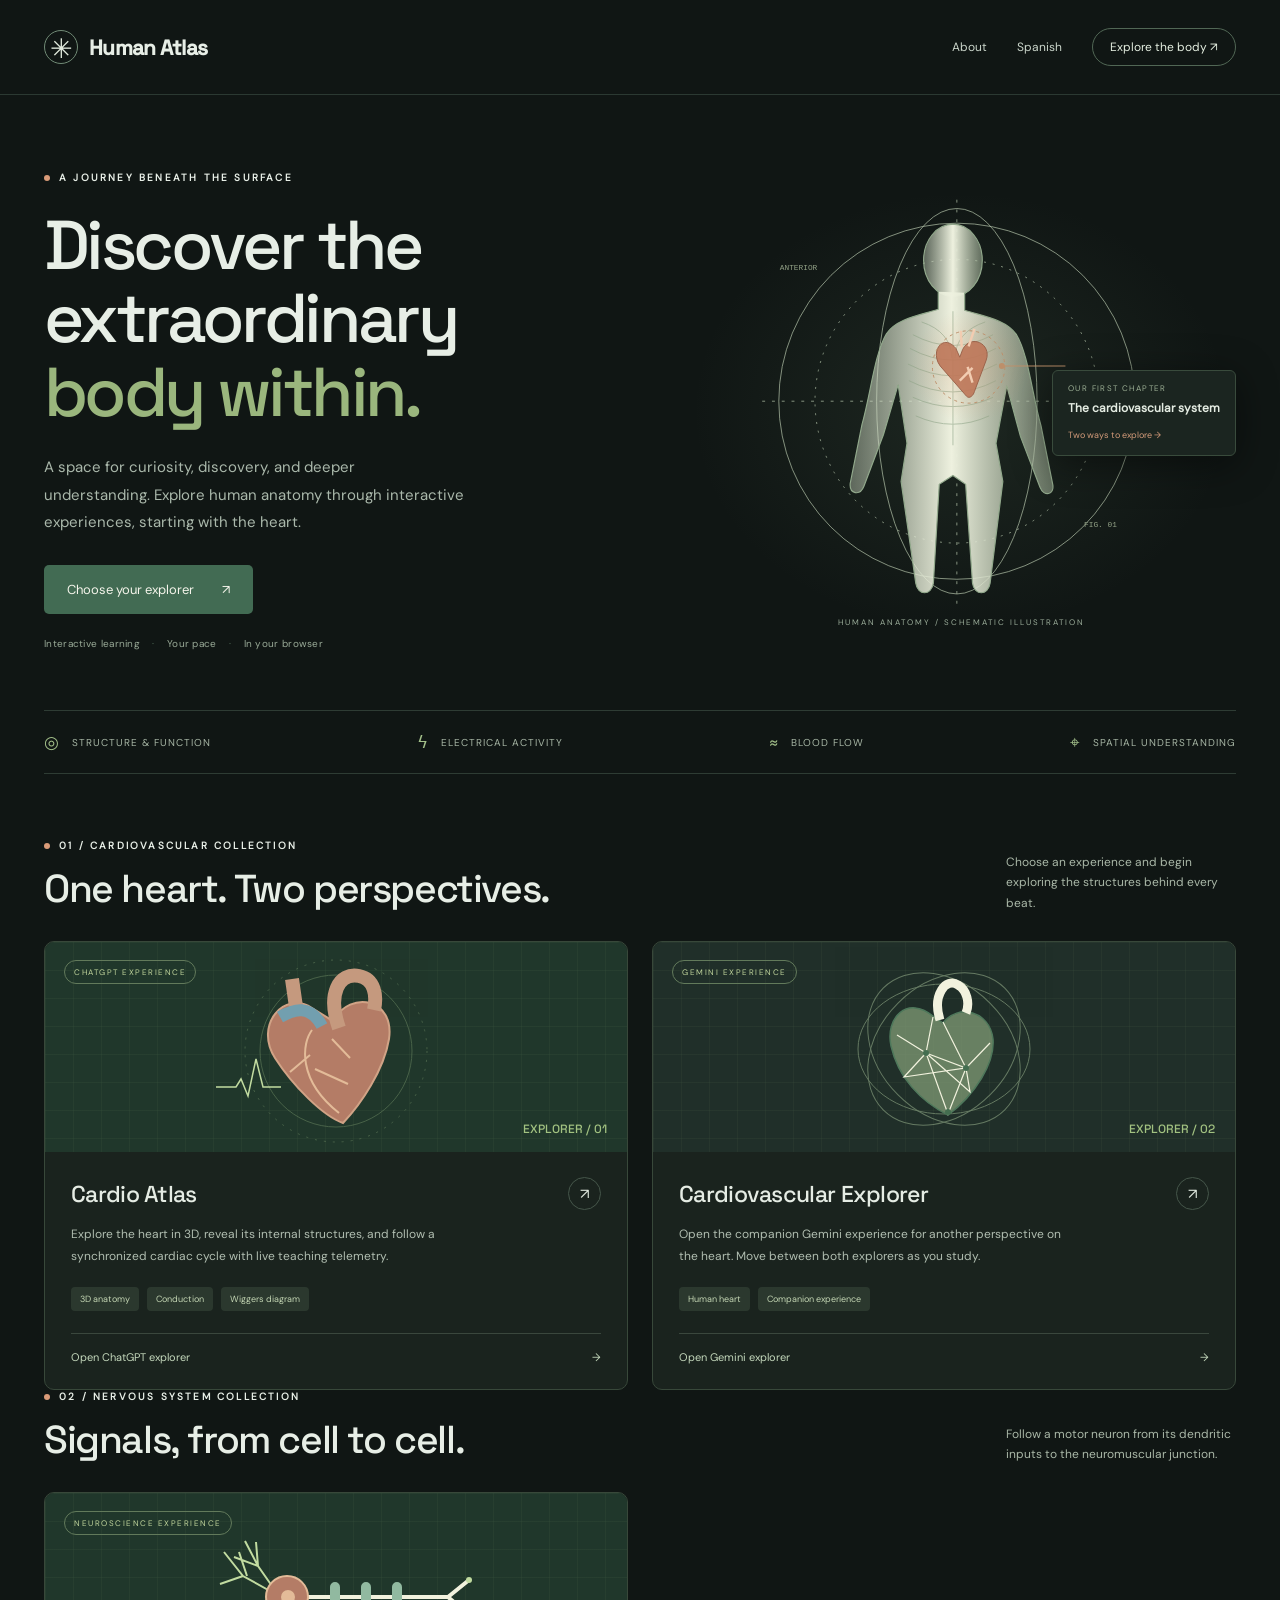
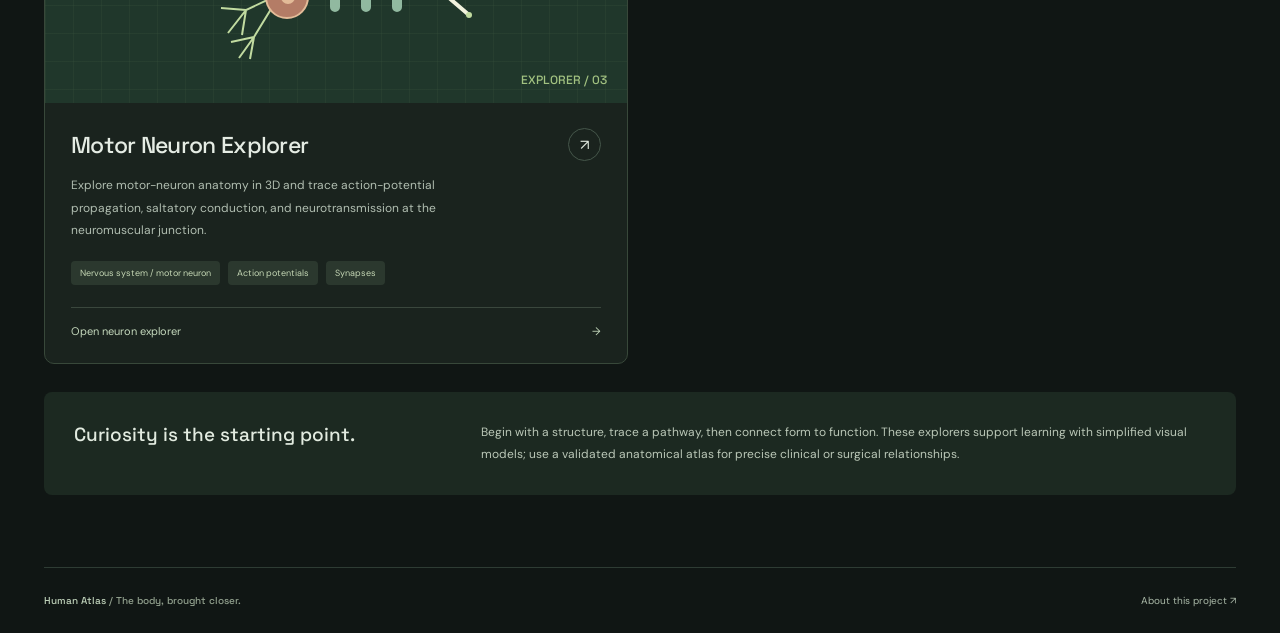
<file: index.html>
<!doctype html>
<html lang="en"><head><meta charset="utf-8"><meta name="viewport" content="width=device-width,initial-scale=1"><meta name="theme-color" content="#101614"><meta name="description" content="Human Atlas: a welcoming space to explore the human body, starting with two interactive cardiovascular experiences."><title>Human Atlas · Discover the body within</title><script defer src="./translations_es.js"></script>
<style>
@font-face{font-family:DM;src:url('./vendor/font-0.ttf')}@font-face{font-family:Space;src:url('./vendor/font-5.ttf')}*{box-sizing:border-box}html{scroll-behavior:smooth}body{margin:0;background:#f4f4eb;color:#183b34;font:15px DM,Arial,sans-serif}a{color:inherit}a:focus-visible{outline:3px solid #d56540;outline-offset:6px}header{max-width:1280px;margin:auto;padding:28px 44px;display:flex;align-items:center;justify-content:space-between;border-bottom:1px solid #d6dfd1}.brand{display:flex;gap:11px;align-items:center;text-decoration:none;font:600 21px Space,Arial;letter-spacing:-.7px}.brand-symbol{width:34px;height:34px;border:1px solid #638776;border-radius:50%;display:grid;place-items:center;font-size:27px;font-weight:400}nav{display:flex;align-items:center;gap:30px;font-size:12px}nav a{text-decoration:none}.nav-explore{border:1px solid #afbfad;border-radius:30px;padding:10px 17px}.hero{max-width:1280px;padding:76px 44px 60px;margin:auto;display:grid;grid-template-columns:1.1fr 1fr;gap:38px;align-items:center}.eyebrow{text-transform:uppercase;font-size:10px;letter-spacing:2.2px;font-weight:600;display:flex;align-items:center;gap:9px}.eyebrow:before{content:'';width:6px;height:6px;border-radius:50%;background:#cf704c}.hero h1{font:500 clamp(46px,5.4vw,73px)/1.06 Space,Arial;letter-spacing:-3.6px;margin:25px 0}.hero h1 em{font-style:normal;color:#658672}.hero p{font-size:15px;line-height:1.85;color:#62776a;max-width:420px;margin-bottom:28px}.cta{display:inline-flex;align-items:center;gap:28px;background:#244e40;color:#f5f5df;padding:16px 23px;border-radius:5px;text-decoration:none;font-size:13px;transition:background .2s,transform .2s}.cta:hover{background:#376850;transform:translateY(-2px)}.micro{margin-top:23px;font-size:10px;color:#7b8c7a;letter-spacing:.3px}.micro span{margin:0 9px;color:#b4c0a8}.hero-visual{position:relative;min-height:430px;display:grid;place-items:center;border-radius:50%;background:radial-gradient(ellipse,#d9e4d07a,transparent 69%)}.hero-visual svg{width:100%;height:450px;overflow:visible}.visual-tag{position:absolute;right:0;top:41%;padding:12px 15px;background:#fbfcf4;border:1px solid #d0dcc5;box-shadow:0 8px 40px #21463108;border-radius:6px;min-width:162px}.visual-tag small{font-size:8px;letter-spacing:1.4px;color:#8c9b82;display:block}.visual-tag b{font-size:12px;display:block;margin:7px 0}.visual-tag span{font-size:9px;color:#be714f}.figure-caption{position:absolute;bottom:9px;font-size:8px;letter-spacing:2px;color:#96a58a}.ticker{max-width:1192px;margin:0 auto;border-top:1px solid #d6dfd1;border-bottom:1px solid #d6dfd1;padding:20px 0;display:flex;justify-content:space-between;font-size:10px;letter-spacing:1px;color:#6c826e}.ticker span{display:flex;gap:12px;align-items:center}.ticker b{font-size:17px;font-weight:400;color:#7e9777}.explorers{max-width:1280px;margin:auto;padding:65px 44px 72px;scroll-margin-top:25px}.section-top{display:flex;justify-content:space-between;align-items:end;gap:25px;margin-bottom:28px}.section-top h2{font:500 clamp(27px,3.2vw,39px) Space,Arial;letter-spacing:-1.4px;margin:12px 0 0}.section-top p{font-size:12px;line-height:1.7;color:#7d8c76;max-width:230px;margin:0}.cards{display:grid;grid-template-columns:1fr 1fr;gap:24px}.card{display:flex;flex-direction:column;text-decoration:none;border:1px solid #d1dbca;border-radius:10px;overflow:hidden;background:#fbfcf5;transition:transform .2s,box-shadow .2s}.card:hover{transform:translateY(-5px);box-shadow:0 14px 35px #24472e0d}.card-art{height:210px;position:relative;overflow:hidden;background:#1d3d33;display:flex;align-items:center;justify-content:center}.card:nth-child(2) .card-art{background:#e4e8da}.card-art:before{content:'';position:absolute;inset:0;background-image:linear-gradient(#b9d7940b 1px,transparent 1px),linear-gradient(90deg,#b9d7940b 1px,transparent 1px);background-size:28px 28px}.card-art svg{width:300px;height:200px;position:relative}.card-badge{position:absolute;top:18px;left:19px;border:1px solid #9eb58b44;color:#b2c9a0;font-size:8px;letter-spacing:1.5px;padding:6px 9px;border-radius:20px}.card:nth-child(2) .card-badge{color:#708365;border-color:#a3b195}.art-index{position:absolute;right:20px;bottom:15px;font:12px Space;color:#8caa78}.card-content{padding:25px 26px;flex:1;display:flex;flex-direction:column}.card-title{display:flex;justify-content:space-between;gap:10px;align-items:center}.card-title h3{font:500 23px Space;letter-spacing:-.7px;margin:0}.arrow{border:1px solid #d4ddcb;border-radius:50%;width:33px;height:33px;display:grid;place-items:center}.card p{color:#76876b;font-size:12px;line-height:1.85;margin:13px 0 20px;max-width:400px}.tags{display:flex;gap:8px;flex-wrap:wrap;margin-top:auto}.tags span{font-size:9px;color:#698362;background:#edf1e5;border-radius:4px;padding:6px 9px}.card-link{margin-top:22px;border-top:1px solid #e0e6d8;padding-top:16px;display:flex;justify-content:space-between;font-size:11px;color:#3b6049}.study-note{display:grid;grid-template-columns:1fr 2fr;gap:45px;background:#e8ede0;border-radius:8px;padding:30px;margin-top:28px}.study-note h3{font:500 19px Space;margin:0}.study-note p{font-size:12px;line-height:1.8;margin:0;color:#76896a}footer{max-width:1192px;margin:auto;padding:26px 0;border-top:1px solid #d6dfd1;display:flex;justify-content:space-between;gap:20px;font-size:10px;color:#819275}footer a{text-decoration:none}.footer-title{font-family:Space;color:#4b6f55} @media(max-width:850px){header{padding:23px}.hero{padding:45px 24px;gap:5px}.hero h1{font-size:49px;letter-spacing:-2.5px}.hero-visual svg{height:350px}.hero-visual{min-height:360px}.visual-tag{right:-5px;min-width:133px;padding:10px}.hero p{font-size:13px}.explorers{padding:45px 24px}.ticker,footer{margin-left:24px;margin-right:24px}.ticker{font-size:8px}.card-content{padding:20px}.card-title h3{font-size:20px}}@media(max-width:600px){nav{gap:15px;font-size:11px}.brand{font-size:18px}.brand-symbol{width:29px;height:29px}.hero{grid-template-columns:1fr;padding-top:40px}.hero h1{font-size:53px;max-width:400px}.hero p{font-size:14px}.hero-visual{min-height:330px}.hero-visual svg{height:350px;max-width:380px}.visual-tag{right:3%;top:43%}.figure-caption{bottom:3px}.ticker{display:grid;grid-template-columns:1fr 1fr;gap:20px;font-size:9px}.section-top{display:block}.section-top p{margin-top:15px;max-width:100%}.cards{grid-template-columns:1fr}.study-note{grid-template-columns:1fr;gap:13px;padding:24px}footer{line-height:1.6}.nav-explore{padding:8px 12px}.card-art{height:190px}}@media(prefers-reduced-motion:reduce){html{scroll-behavior:auto}.card,.cta{transition:none}.card:hover,.cta:hover{transform:none}}
</style>
<style>
:root{color-scheme:dark}
body{background:#101614;color:#e7eee6}
header{border-bottom-color:#2b3932}
.brand-symbol{border-color:#718b76;color:#e0e9dc}
nav a{color:#cbd6cb}
.nav-explore{border-color:#516755;color:#e4eee0}
.hero h1 em{color:#9ab67d}
.hero p{color:#aab8ab}
.section-top p{color:#a9b7a7}
.cta{background:#426b53;color:#f5f5eb}
.cta:hover{background:#527c62}
.micro{color:#98a996}
.micro span{color:#536e59}
.hero-visual{background:radial-gradient(ellipse,#6a886a26,transparent 69%)}
.visual-tag{background:#1b2520;border-color:#394b3c;box-shadow:0 8px 40px #0007;color:#e4ece2}
.visual-tag small{color:#9caf94}
.visual-tag span{color:#d29a79}
.figure-caption{color:#9bad9a}
.eyebrow:before{background:#d99b78}
.ticker{border-color:#2e3c34;color:#a6b5a4}
.ticker b{color:#a4c18b}
.card{background:#1a231e;border-color:#38483a}
.card:nth-child(2){background:#1a231e}
.card-art{background:#20372b}
.card:nth-child(2) .card-art{background:#202f29}
.card-badge{border-color:#627a5b;color:#c0d59c}
.card:nth-child(2) .card-badge{color:#c0d59c;border-color:#627a5b}
.art-index{color:#a2c281}
.card-title h3{color:#e5ece4}
.arrow{border-color:#45564a;color:#dfe8de}
.card p{color:#b0bdb0}
.tags span{color:#c3d5b3;background:#2b382e}
.card-link{border-color:#3a473d;color:#c4d8bc}
.study-note{background:#1c2921;color:#e2ebe0}
.study-note p{color:#bac7b7}
footer{border-color:#2e3c34;color:#a9b8a7}
.footer-title{color:#c0d3bb}
.footer-title span{color:#92a18e!important}
</style>
</head><body>
<header><a class="brand" href="./index.html" aria-label="Human Atlas home"><span class="brand-symbol" aria-hidden="true">✳</span>Human Atlas</a><nav aria-label="Main navigation"><a href="./about.html">About</a><a id="language-toggle" href="./index_es.html" lang="es">Spanish</a><a class="nav-explore" href="#explorers">Explore the body ↗</a></nav></header>
<main><section class="hero"><div><div class="eyebrow">A journey beneath the surface</div><h1>Discover the<br>extraordinary<br><em>body within.</em></h1><p>A space for curiosity, discovery, and deeper understanding. Explore human anatomy through interactive experiences, starting with the heart.</p><a class="cta" href="#explorers">Choose your explorer <span aria-hidden="true">↗</span></a><div class="micro">Interactive learning <span>·</span> Your pace <span>·</span> In your browser</div></div>
<div class="hero-visual"><svg viewBox="0 0 440 460" role="img" aria-label="Stylized human silhouette with the heart region highlighted; decorative anatomical illustration"><defs><linearGradient id="body" x1="0" x2="1"><stop stop-color="#c8d5bd" stop-opacity=".4"/><stop offset=".5" stop-color="#eef1df"/><stop offset="1" stop-color="#aebfa3" stop-opacity=".5"/></linearGradient><radialGradient id="glow"><stop stop-color="#d99c73" stop-opacity=".28"/><stop offset="1" stop-color="#d99c73" stop-opacity="0"/></radialGradient></defs><g fill="none" stroke="#b8c8ae" stroke-width=".7"><circle cx="216" cy="220" r="182"/><circle cx="216" cy="220" r="145" stroke-dasharray="2 7"/><ellipse cx="216" cy="220" rx="82" ry="197"/><path d="M17 220h398M216 14v419" stroke-dasharray="3 7"/></g><g fill="url(#body)" stroke="#92a98c" stroke-width="1.2"><ellipse cx="212" cy="76" rx="30" ry="37"/><path d="M197 108v18c-18 6-42 9-53 25-12 20-16 61-25 93l-12 60c-1 11 10 13 14 3l20-53 15-51 9 60-6 39 15 104c2 13 16 13 18 0l6-101 14-9 13 9 7 101c2 13 16 13 18 0l13-104-7-39 11-59 14 52 20 52c4 10 15 8 13-3l-12-60c-9-32-13-73-25-93-11-16-35-19-53-25v-18"/></g><g fill="none" stroke="#8fa488" stroke-width="1" opacity=".6"><path d="M212 128v137M171 152q41 22 82 0M168 166q44 24 88 0M166 182q46 24 91 0M167 199q45 23 89 0M171 216q41 19 82 0M174 235q38 17 75 0"/><path d="M180 139q30 10 31 37M245 139q-30 10-31 37"/></g><circle cx="229" cy="184" r="59" fill="url(#glow)"/><path d="M215 166c-13-16-27 3-16 18l27 31c3 3 7-1 8-5l12-32c6-17-16-27-24-11l-3 8z" fill="#be7759" fill-opacity=".9" stroke="#9b634b"/><path d="M221 165l-1-17m8 16 6-18m-2 40-13 13m8-14 5 16" stroke="#f2ccb1" fill="none" stroke-width="2.5"/><circle cx="228" cy="185" r="37" fill="none" stroke="#bd8f6a" stroke-dasharray="3 4"/><path d="M262 184h65" stroke="#bd8f6a"/><circle cx="262" cy="184" r="3" fill="#bd8f6a"/><g fill="#92a186" font-size="8" font-family="monospace"><text x="35" y="86">ANTERIOR</text><text x="346" y="349">FIG. 01</text></g></svg><div class="visual-tag"><small>OUR FIRST CHAPTER</small><b>The cardiovascular system</b><span>Two ways to explore →</span></div><div class="figure-caption">HUMAN ANATOMY / SCHEMATIC ILLUSTRATION</div></div></section>
<div class="ticker" aria-label="Learning themes"><span><b>◎</b> STRUCTURE & FUNCTION</span><span><b>ϟ</b> ELECTRICAL ACTIVITY</span><span><b>≈</b> BLOOD FLOW</span><span><b>⌖</b> SPATIAL UNDERSTANDING</span></div>
<section class="explorers" id="explorers"><div class="section-top"><div><div class="eyebrow">01 / Cardiovascular collection</div><h2>One heart. Two perspectives.</h2></div><p>Choose an experience and begin exploring the structures behind every beat.</p></div><div class="cards">
<a class="card" href="./Chatgpt3b.html"><div class="card-art"><span class="card-badge">CHATGPT EXPERIENCE</span><svg viewBox="0 0 300 200" aria-hidden="true"><g fill="none" stroke="#708d65" opacity=".5"><circle cx="150" cy="104" r="76"/><circle cx="150" cy="104" r="91" stroke-dasharray="2 7"/></g><path d="M126 61c-28-18-58 17-37 50 18 28 48 58 68 65 18-19 41-53 46-84 6-40-38-50-56-18z" fill="#b47c66" stroke="#d1a386" stroke-width="2"/><path d="M153 81c-12-34 0-56 20-52 16 3 18 20 15 34M111 67l-5-35" stroke="#c5997e" stroke-width="14" fill="none"/><path d="M126 83c-10 13-15 50 27 83m-29-58-20 17m25-3 33 15m-16-45 18 19" stroke="#e3bb98" stroke-width="2" fill="none"/><path d="M136 79c-12-22-28-17-42-9" stroke="#729faf" stroke-width="12" fill="none"/><path d="M30 140h20l5-8 7 17 8-37 7 28h18" stroke="#c1dba0" fill="none" stroke-width="1.5"/></svg><span class="art-index">EXPLORER / 01</span></div><div class="card-content"><div class="card-title"><h3>Cardio Atlas</h3><span class="arrow" aria-hidden="true">↗</span></div><p>Explore the heart in 3D, reveal its internal structures, and follow a synchronized cardiac cycle with live teaching telemetry.</p><div class="tags"><span>3D anatomy</span><span>Conduction</span><span>Wiggers diagram</span></div><div class="card-link">Open ChatGPT explorer <span aria-hidden="true">→</span></div></div></a>
<a class="card" href="./gem_3d_cardio.html"><div class="card-art"><span class="card-badge">GEMINI EXPERIENCE</span><svg viewBox="0 0 300 200" aria-hidden="true"><g fill="none" stroke="#89a180" opacity=".65"><ellipse cx="150" cy="102" rx="86" ry="65"/><ellipse cx="150" cy="102" rx="65" ry="86" transform="rotate(45 150 102)"/><ellipse cx="150" cy="102" rx="65" ry="86" transform="rotate(-45 150 102)"/></g><path d="M139 69c-26-21-48 2-42 30 7 31 29 55 57 69 27-20 47-52 45-76-3-28-35-36-50-16z" fill="#809b76" fill-opacity=".75" stroke="#4e785b" stroke-width="1.5"/><g fill="none" stroke="#f2f2de" stroke-width="1.2"><path d="M139 70l-7 36 22 61 18-46-23-46m-46 13 29 18 40 15 24-25m-64 10-22 24 62-9 4 24-44-39"/><path d="M146 73c-8-25 6-43 18-35 9 5 12 18 8 28" stroke-width="9"/></g><g fill="#446e50"><circle cx="132" cy="106" r="3"/><circle cx="172" cy="121" r="3"/><circle cx="154" cy="165" r="3"/></g></svg><span class="art-index">EXPLORER / 02</span></div><div class="card-content"><div class="card-title"><h3>Cardiovascular Explorer</h3><span class="arrow" aria-hidden="true">↗</span></div><p>Open the companion Gemini experience for another perspective on the heart. Move between both explorers as you study.</p><div class="tags"><span>Human heart</span><span>Companion experience</span></div><div class="card-link">Open Gemini explorer <span aria-hidden="true">→</span></div></div></a>
</div><div class="section-top"><div><div class="eyebrow">02 / Nervous system collection</div><h2>Signals, from cell to cell.</h2></div><p>Follow a motor neuron from its dendritic inputs to the neuromuscular junction.</p></div><div class="cards"><a class="card" href="./gem_3d_neuron.html"><div class="card-art"><span class="card-badge">NEUROSCIENCE EXPERIENCE</span><svg viewBox="0 0 300 200" aria-hidden="true"><g fill="none" stroke="#c1dba0" stroke-width="2"><path d="M93 98 57 78 38 54m19 24-23 8m27-8-8-24m41 42L60 112 42 135m18-23-25-2m25 2-4 25m37-39L72 68 59 43m13 25-2-24m2 24-24-9m45 39L68 139 53 160m15-21-23 5m23-5-4 22"/><path d="M111 99h151m0 0 21-17m-21 17 21 18" stroke="#f2f2de" stroke-width="4"/><path d="M149 89v20m31-20v20m31-20v20" stroke="#91b9a0" stroke-width="10" stroke-linecap="round"/></g><circle cx="101" cy="99" r="21" fill="#b47c66" stroke="#e3bb98" stroke-width="2"/><circle cx="102" cy="99" r="7" fill="#e3bb98"/><g fill="#c1dba0"><circle cx="283" cy="82" r="3"/><circle cx="283" cy="117" r="3"/></g></svg><span class="art-index">EXPLORER / 03</span></div><div class="card-content"><div class="card-title"><h3>Motor Neuron Explorer</h3><span class="arrow" aria-hidden="true">↗</span></div><p>Explore motor-neuron anatomy in 3D and trace action-potential propagation, saltatory conduction, and neurotransmission at the neuromuscular junction.</p><div class="tags"><span>Nervous system / motor neuron</span><span>Action potentials</span><span>Synapses</span></div><div class="card-link">Open neuron explorer <span aria-hidden="true">→</span></div></div></a></div><div class="study-note"><h3>Curiosity is the starting point.</h3><p>Begin with a structure, trace a pathway, then connect form to function. These explorers support learning with simplified visual models; use a validated anatomical atlas for precise clinical or surgical relationships.</p></div></section></main><footer><span class="footer-title">Human Atlas <span style="color:#8e9d82">/ The body, brought closer.</span></span><a href="./about.html">About this project ↗</a></footer></body></html>
</file>
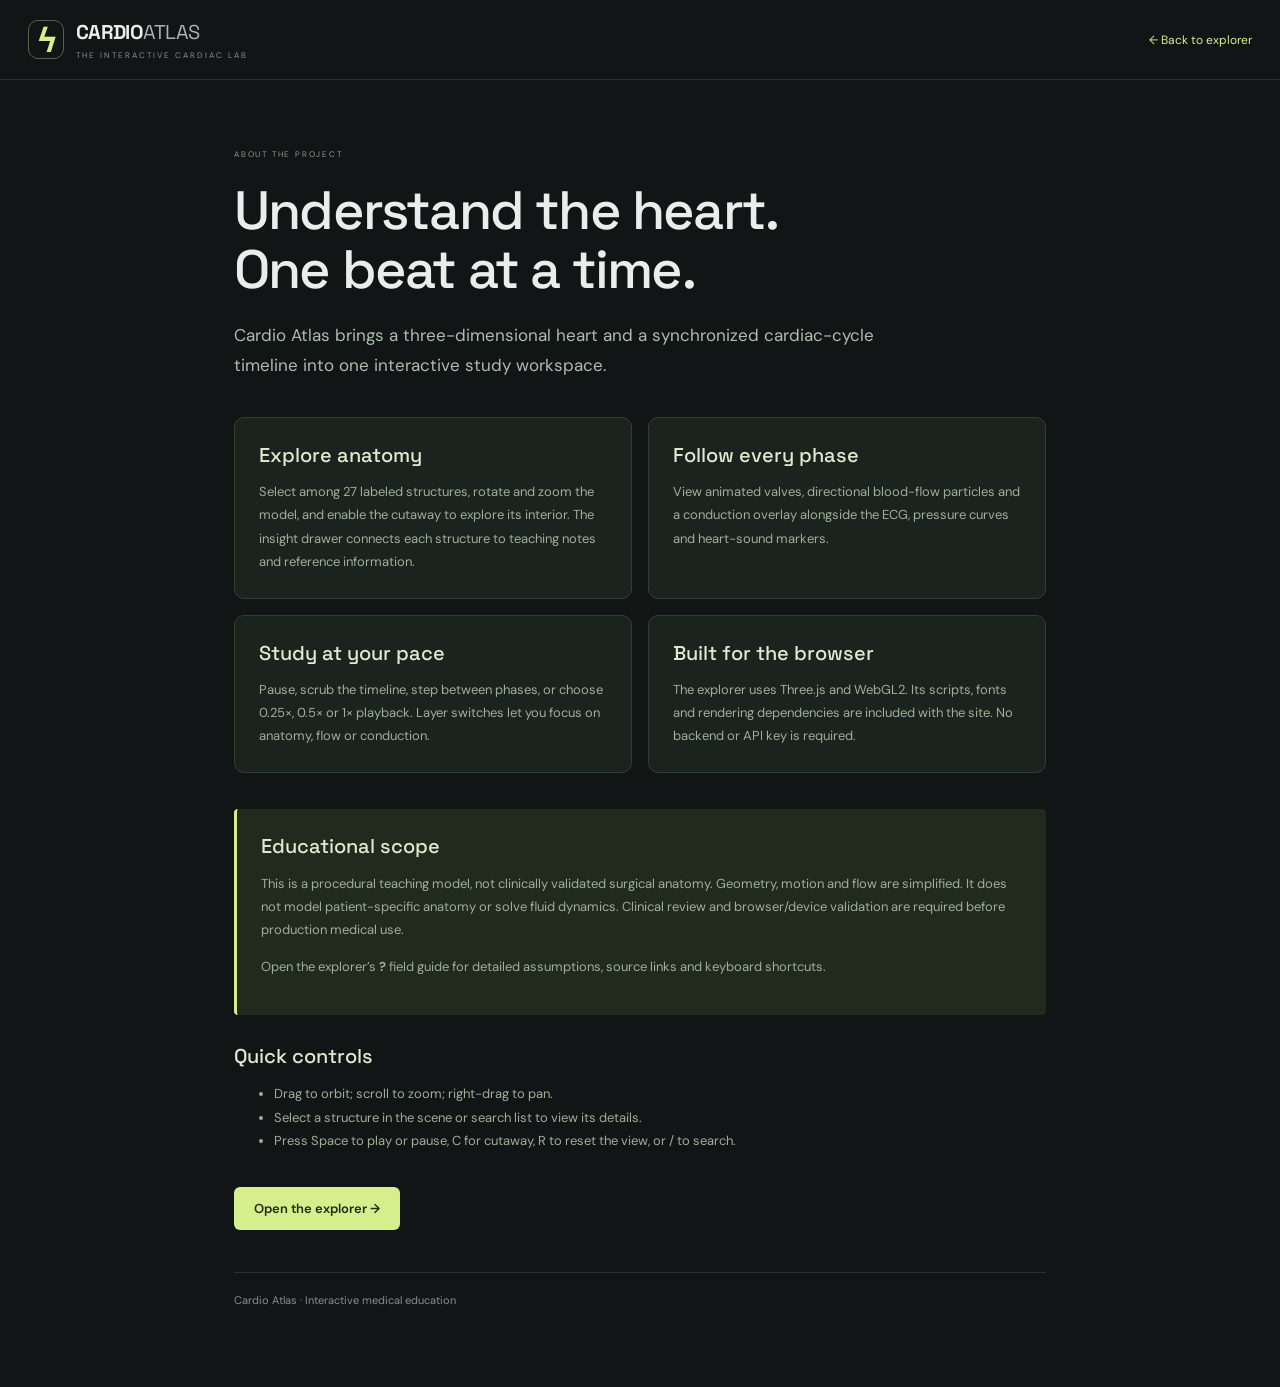
<file: about.html>
<!doctype html>
<html lang="en">
<head>
<meta charset="UTF-8">
<meta name="viewport" content="width=device-width,initial-scale=1">
<meta name="theme-color" content="#111516">
<meta name="description" content="About Cardio Atlas, its interactive study tools and educational model limitations.">
<title>About · Cardio Atlas</title>
<link rel="stylesheet" href="./style.css">
<style>
.about-main{max-width:860px;margin:0 auto;padding:64px 24px 80px}.about-main h1{font:500 clamp(32px,6vw,54px) 'Space Grotesk',Arial;line-height:1.1;letter-spacing:-1.8px;margin:20px 0}.about-main .lead{font-size:17px;line-height:1.8;color:#aebdaf;max-width:660px}.about-grid{display:grid;grid-template-columns:1fr 1fr;gap:16px;margin:36px 0}.about-card{padding:24px;border:1px solid #34402f;border-radius:10px;background:#1b231e}.about-main h2{font:500 20px 'Space Grotesk',Arial;margin:0 0 12px;color:#deebd0}.about-main p,.about-main li{line-height:1.8;color:#9eaf98}.about-card p{margin:0}.about-note{padding:24px;border-left:3px solid var(--accent);background:#212b1d;border-radius:4px;margin:28px 0}.back-link{display:inline-block;background:var(--accent);color:#202b17;padding:13px 20px;border-radius:6px;text-decoration:none;font-weight:600;margin-top:22px}.about-main a:not(.back-link){color:var(--accent)}.about-footer{border-top:1px solid var(--line);margin-top:42px;padding-top:20px;font-size:11px;color:var(--muted)}@media(max-width:600px){.about-grid{grid-template-columns:1fr}.about-main{padding-top:35px}.about-main h1{display:block}.app-header{height:auto;min-height:75px}.about-main .lead{font-size:15px}}
</style>
</head>
<body>
<header class="app-header"><a class="brand" href="./index.html"><span class="brand-mark" aria-hidden="true">ϟ</span><span>CARDIO<span class="brand-light">ATLAS</span><small>THE INTERACTIVE CARDIAC LAB</small></span></a><a href="./index.html" style="color:var(--accent);text-decoration:none;font-size:12px">← Back to explorer</a></header>
<main class="about-main">
<span class="eyebrow">ABOUT THE PROJECT</span>
<h1>Understand the heart.<br>One beat at a time.</h1>
<p class="lead">Cardio Atlas brings a three-dimensional heart and a synchronized cardiac-cycle timeline into one interactive study workspace.</p>
<div class="about-grid">
<section class="about-card"><h2>Explore anatomy</h2><p>Select among 27 labeled structures, rotate and zoom the model, and enable the cutaway to explore its interior. The insight drawer connects each structure to teaching notes and reference information.</p></section>
<section class="about-card"><h2>Follow every phase</h2><p>View animated valves, directional blood-flow particles and a conduction overlay alongside the ECG, pressure curves and heart-sound markers.</p></section>
<section class="about-card"><h2>Study at your pace</h2><p>Pause, scrub the timeline, step between phases, or choose 0.25×, 0.5× or 1× playback. Layer switches let you focus on anatomy, flow or conduction.</p></section>
<section class="about-card"><h2>Built for the browser</h2><p>The explorer uses Three.js and WebGL2. Its scripts, fonts and rendering dependencies are included with the site. No backend or API key is required.</p></section>
</div>
<section class="about-note"><h2>Educational scope</h2><p>This is a procedural teaching model, not clinically validated surgical anatomy. Geometry, motion and flow are simplified. It does not model patient-specific anatomy or solve fluid dynamics. Clinical review and browser/device validation are required before production medical use.</p><p>Open the explorer’s <strong>?</strong> field guide for detailed assumptions, source links and keyboard shortcuts.</p></section>
<section><h2>Quick controls</h2><ul><li>Drag to orbit; scroll to zoom; right-drag to pan.</li><li>Select a structure in the scene or search list to view its details.</li><li>Press Space to play or pause, C for cutaway, R to reset the view, or / to search.</li></ul></section>
<a class="back-link" href="./Chatgpt3b.html">Open the explorer →</a>
<footer class="about-footer">Cardio Atlas · Interactive medical education</footer>
</main>
</body>
</html>
</file>
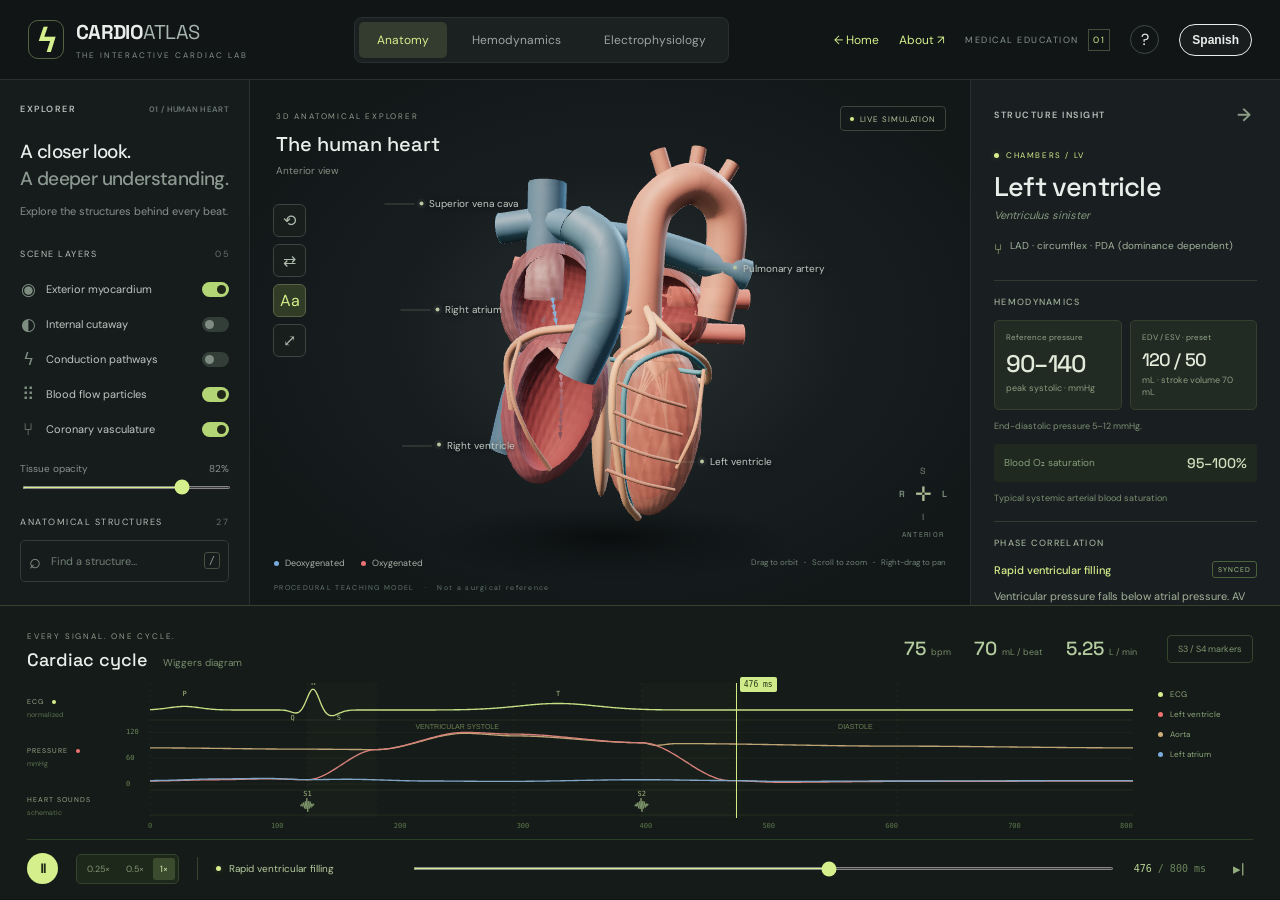
<file: Chatgpt3b.html>
<!doctype html><html lang="en"><head><meta charset="UTF-8"><meta name="viewport" content="width=device-width,initial-scale=1"><meta name="theme-color" content="#111516"><meta name="description" content="Explore cardiac anatomy, conduction and hemodynamics in a synchronized interactive Three.js teaching model."><title>Cardio Atlas · Cardiovascular Explorer</title><link rel="stylesheet" href="style.css"><script defer src="./translations_es.js"></script><script type="importmap">{"imports":{"three":"./vendor/three.module.js"}}</script></head><body>
<header class="app-header"><a class="brand" href="./index.html" aria-label="Human Atlas home"><span class="brand-mark">ϟ</span><span>CARDIO<span class="brand-light">ATLAS</span><small>THE INTERACTIVE CARDIAC LAB</small></span></a><nav aria-label="Study mode"><button class="nav-btn active" data-mode="anatomy">Anatomy</button><button class="nav-btn" data-mode="physiology">Hemodynamics</button><button class="nav-btn" data-mode="conduction">Electrophysiology</button></nav><div class="header-right"><a href="./index.html" style="font-size:12px;text-decoration:none;color:var(--accent)">← Home</a><a href="./about.html" style="font-size:12px;text-decoration:none;color:var(--accent)">About ↗</a><span class="edition">MEDICAL EDUCATION <span>01</span></span><button id="help" class="icon-btn" aria-label="Open guide and references">?</button></div></header>
<main class="workspace"><aside class="left-panel"><div class="panel-title"><span>EXPLORER</span><span class="muted">01 / HUMAN HEART</span></div><h1>A closer look.<br><span>A deeper understanding.</span></h1><p class="intro">Explore the structures behind every beat.</p><div class="section-head">SCENE LAYERS <span>05</span></div><div id="layers" class="layers">
<label><span class="layer-icon">◉</span><span>Exterior myocardium</span><input id="exterior" type="checkbox" checked role="switch"><i></i></label>
<label><span class="layer-icon">◐</span><span>Internal cutaway</span><input id="cutaway" type="checkbox" role="switch"><i></i></label>
<label><span class="layer-icon">ϟ</span><span>Conduction pathways</span><input id="conduction" type="checkbox" role="switch"><i></i></label>
<label><span class="layer-icon">⠿</span><span>Blood flow particles</span><input id="flow" type="checkbox" checked role="switch"><i></i></label>
<label><span class="layer-icon">⑂</span><span>Coronary vasculature</span><input id="coronary" type="checkbox" checked role="switch"><i></i></label></div>
<div class="opacity-row"><label for="opacity">Tissue opacity</label><output id="opacity-value">82%</output></div><input id="opacity" class="range" type="range" min="15" max="100" value="82" aria-label="Tissue opacity">
<div class="section-head structures-head">ANATOMICAL STRUCTURES <span id="structure-count"></span></div><div class="search-wrap"><span>⌕</span><input type="search" id="search" placeholder="Find a structure…" aria-label="Search anatomical structures"><kbd>/</kbd></div><div id="structure-list" class="structure-list"></div><div class="sidebar-foot"><span class="status-dot"></span> Healthy adult · resting state<button id="references" aria-label="View model assumptions and references">↗</button></div></aside>
<section class="center-panel" aria-label="Interactive heart viewer"><div class="viewer-top"><div><span class="eyebrow">3D ANATOMICAL EXPLORER</span><h2>The human heart <span id="view-label">Anterior view</span></h2></div><span class="live-pill"><span class="status-dot"></span> <span id="live-text">LIVE SIMULATION</span></span></div><div id="viewport"><div id="loading"><span class="loader"></span><p>Preparing the cardiac model</p></div><div class="scene-grid"></div><div id="labels"></div><div id="tooltip" role="status"></div></div><div class="viewport-tools"><button id="reset-view" class="tool-btn" title="Reset view (R)">⟲<span>Reset view</span></button><button id="posterior" class="tool-btn" title="Switch anterior/posterior view">⇄<span>Rotate 180°</span></button><button id="label-toggle" class="tool-btn selected" title="Toggle labels">Aa<span>Labels</span></button><button id="fullscreen" class="tool-btn" title="Expand viewer">⤢<span>Expand</span></button></div><div class="orientation"><span>S</span><div><b>R</b><span>✛</span><b>L</b></div><span>I</span><small>ANTERIOR</small></div><div class="scene-bottom"><div class="flow-legend"><span><i class="dot blue"></i>Deoxygenated</span><span><i class="dot red"></i>Oxygenated</span></div><span class="gesture-hint">Drag to orbit <b>·</b> Scroll to zoom <b>·</b> Right-drag to pan</span></div><div class="model-note">PROCEDURAL TEACHING MODEL <span>·</span> Not a surgical reference</div><button id="reopen-drawer" hidden>Structure details ↗</button></section>
<aside class="telemetry" id="telemetry"><div class="panel-title"><span>STRUCTURE INSIGHT</span><button id="close-drawer" aria-label="Collapse structure insight">→</button></div><div id="detail-content"></div></aside>
<section class="cycle-panel" aria-label="Synchronized cardiac cycle"><div class="cycle-heading"><div><span class="eyebrow">EVERY SIGNAL. ONE CYCLE.</span><h2>Cardiac cycle <span>Wiggers diagram</span></h2></div><div class="cycle-vitals"><span><b>75</b> bpm</span><span><b id="sv">70</b> mL / beat</span><span><b>5.25</b> L / min</span></div><button id="sound-markers" class="subtle-btn" aria-pressed="false">S3 / S4 markers</button></div><div class="chart-wrap"><div class="chart-keys"><span>ECG <i class="lime"></i><small>normalized</small></span><span>PRESSURE <i class="red"></i><small>mmHg</small></span><span>HEART SOUNDS<small>schematic</small></span></div><div id="chart-area"><canvas id="wiggers" aria-label="Wiggers diagram with ECG, pressure curves and heart sounds; use timeline below to scrub"></canvas><div id="chart-cursor"><span id="cursor-time">0 ms</span></div></div><div class="chart-legend"><span><i class="dot lime"></i> ECG</span><span><i class="dot red"></i> Left ventricle</span><span><i class="dot amber"></i> Aorta</span><span><i class="dot blue"></i> Left atrium</span></div></div><div class="playback"><button id="play" class="play-btn" aria-label="Pause simulation">Ⅱ</button><div class="speed-control" role="group" aria-label="Playback speed"><button data-speed="0.25">0.25×</button><button data-speed="0.5">0.5×</button><button class="active" data-speed="1">1×</button></div><span class="playback-divider"></span><span class="phase-indicator"><i class="status-dot"></i><b id="phase-name">Atrial systole</b></span><input id="timeline" class="range" type="range" min="0" max="799" value="0" step="1" aria-label="Cardiac cycle time in milliseconds"><span class="timeline-time"><b id="time-value">000</b> / 800 ms</span><button id="next-phase" class="icon-btn" aria-label="Pause at next cardiac phase" title="Next phase">▸|</button></div></section></main>
<dialog id="guide"><div class="dialog-head"><span class="eyebrow">CARDIO ATLAS / FIELD GUIDE</span><button id="close-guide" class="icon-btn" aria-label="Close guide">×</button></div><h2>Understand the model.</h2><p>An interactive, idealized healthy-adult teaching model at <strong>75 bpm</strong>. Anatomy is procedurally constructed and is not a clinically validated segmented mesh. Use an anatomical atlas for surgical relationships and patient-specific decisions.</p><h3>Explore with intent</h3><p>Drag to orbit, scroll to zoom, and right-drag to pan. Select a structure in the scene or search list to focus it. Internal structures enable the cutaway automatically. Use the timeline to pause at an exact instant, or step through phases.</p><div class="shortcut-grid"><span><kbd>Space</kbd> Play / pause</span><span><kbd>R</kbd> Reset camera</span><span><kbd>C</kbd> Cutaway</span><span><kbd>/</kbd> Find a structure</span></div><h3>What is simulated?</h3><p>One 800 ms clock drives schematic pressure curves, volume, valve states, ECG, conduction and phase-gated flow. Playback speed changes viewing speed, not the physiological heart rate. Particle density and transit speeds are illustrative, not a computational fluid-dynamics solution. Left/right valve timing is simplified; respiratory S2 splitting is not modeled.</p><p>The pericardium is not separately segmented. Myocardial layers and conduction tracts are simplified. Reference pressures vary by source and measurement conditions. Volume presets (EDV 120 mL, ESV 50 mL) are illustrative, not universal normal ranges. Tissue oxygen saturation and cavity pressure do not apply to valves or conduction nodes.</p><p>S1/S2 mark valve closure. Optional S3/S4 are timing guides, not default normal sounds. S3 can be physiological in younger people; S4 usually reflects reduced ventricular compliance.</p><h3>Reading & references</h3><ul><li><a href="https://www.merckmanuals.com/professional/multimedia/table/normal-pressures-in-the-heart-and-great-vessels" target="_blank" rel="noopener">Merck Manual · Normal pressures in the heart and great vessels ↗</a></li><li><a href="https://pmc.ncbi.nlm.nih.gov/articles/PMC2390899/" target="_blank" rel="noopener">Fukuta & Little · The cardiac cycle and LV physiology ↗</a></li><li><a href="https://www.ncbi.nlm.nih.gov/books/NBK459327/" target="_blank" rel="noopener">StatPearls · Physiology, cardiac cycle ↗</a></li><li><a href="https://www.ncbi.nlm.nih.gov/books/NBK541010/" target="_blank" rel="noopener">StatPearls · Physiology, heart sounds ↗</a></li><li><a href="https://www.ncbi.nlm.nih.gov/books/NBK549884/" target="_blank" rel="noopener">StatPearls · Mitral valve anatomy ↗</a></li><li><a href="https://pmc.ncbi.nlm.nih.gov/articles/PMC7330354/" target="_blank" rel="noopener">Yucel et al. · Tricuspid valve anatomy ↗</a></li><li><a href="https://www.ncbi.nlm.nih.gov/books/NBK564395/" target="_blank" rel="noopener">StatPearls · Venous oxygen saturation ↗</a></li></ul><p class="muted">Three.js r170 · WebGL2 · All rendering assets served locally. No patient data collected.</p></dialog><script type="module" src="app.js"></script></body></html>
</file>
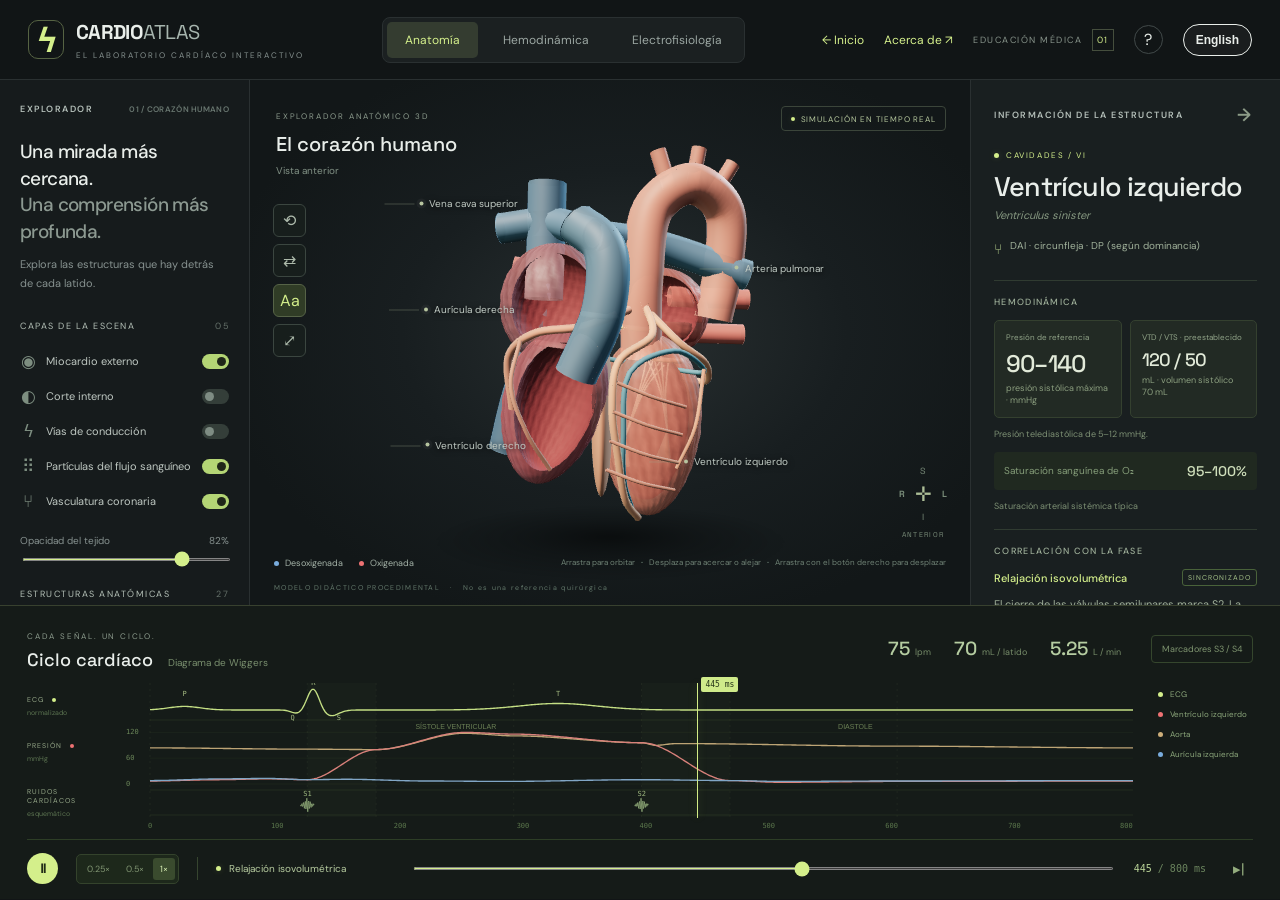
<file: Chatgpt3b_es.html>
<!doctype html>
<html lang="es">
<head>
  <meta charset="utf-8">
  <meta name="viewport" content="width=device-width,initial-scale=1">
  <title>Cardio Atlas · Explorador cardiovascular</title>
  <script>
    const target = new URL("./Chatgpt3b.html", window.location.href);
    target.searchParams.set("lang", "es");
    target.hash = window.location.hash;
    window.location.replace(target);
  </script>
  <noscript><meta http-equiv="refresh" content="0;url=./Chatgpt3b.html?lang=es"></noscript>
</head>
<body><p>Abriendo el explorador cardiovascular en español…</p></body>
</html>
</file>
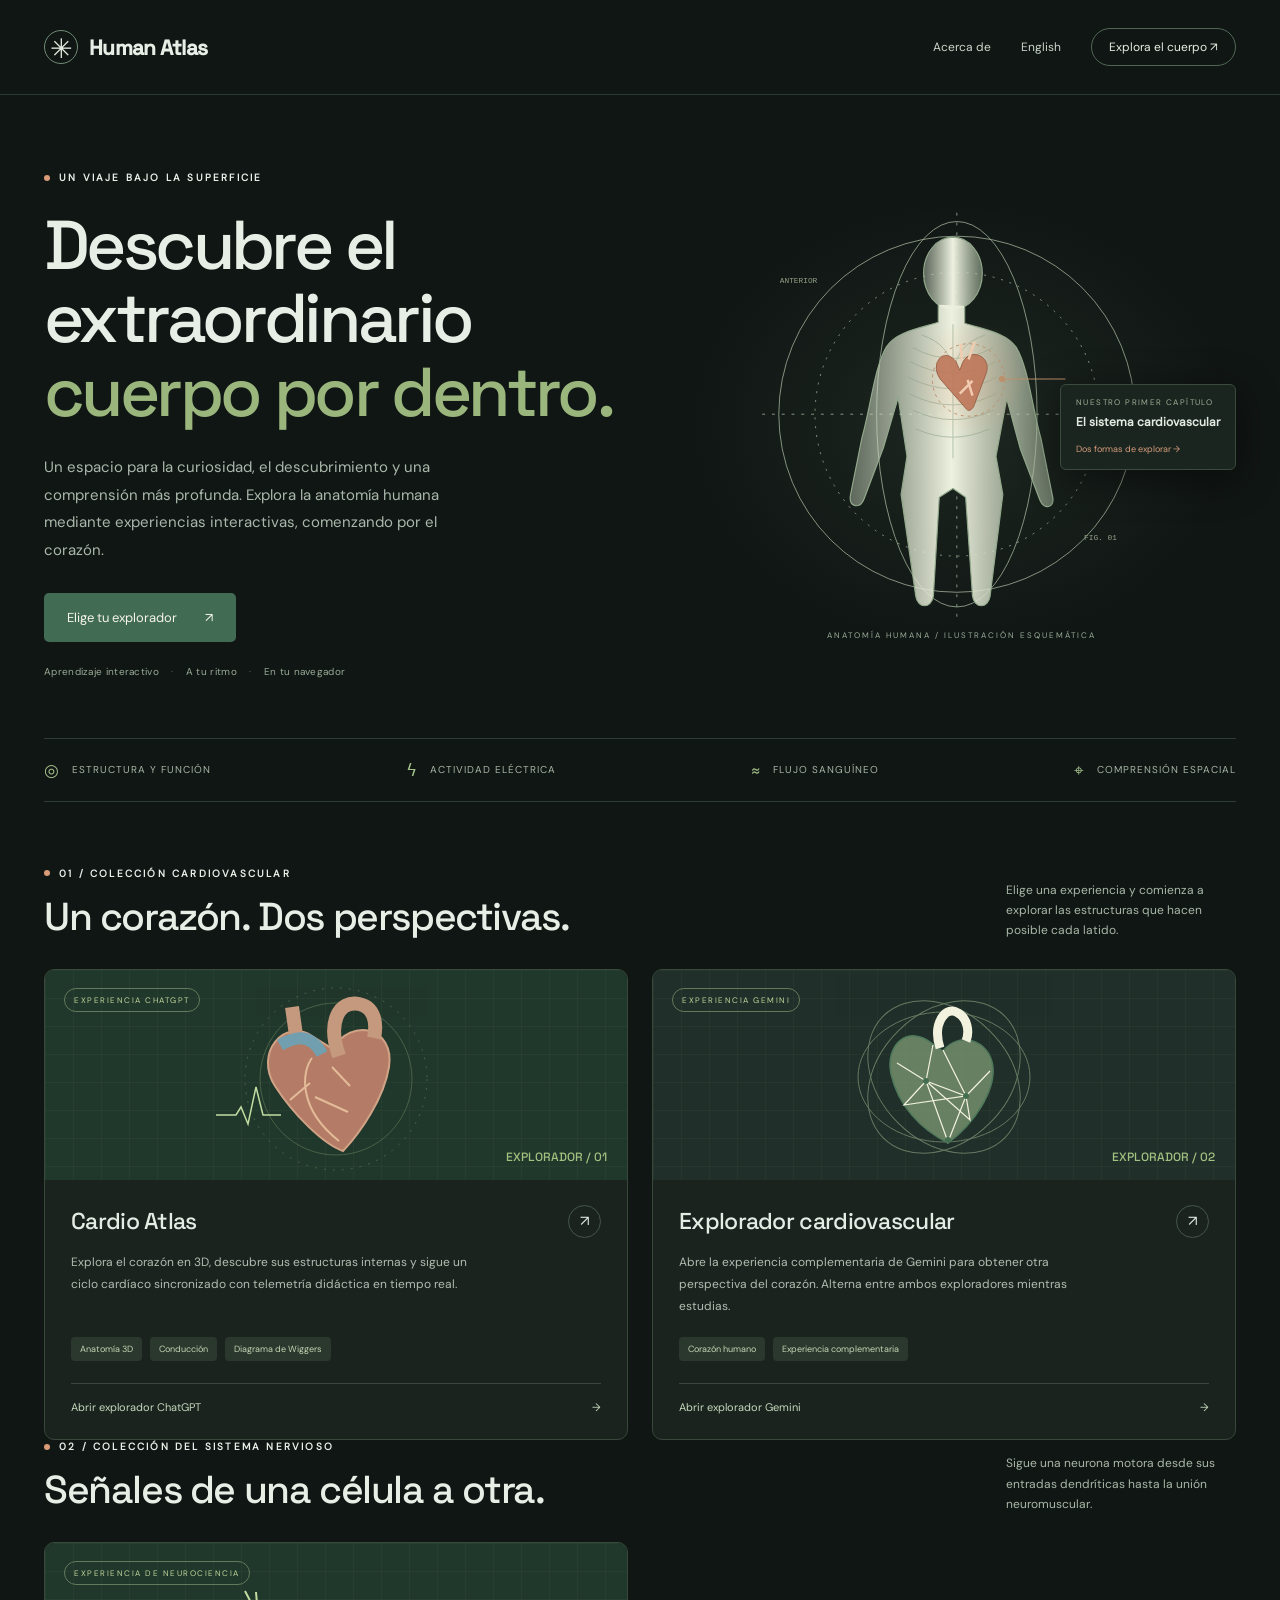
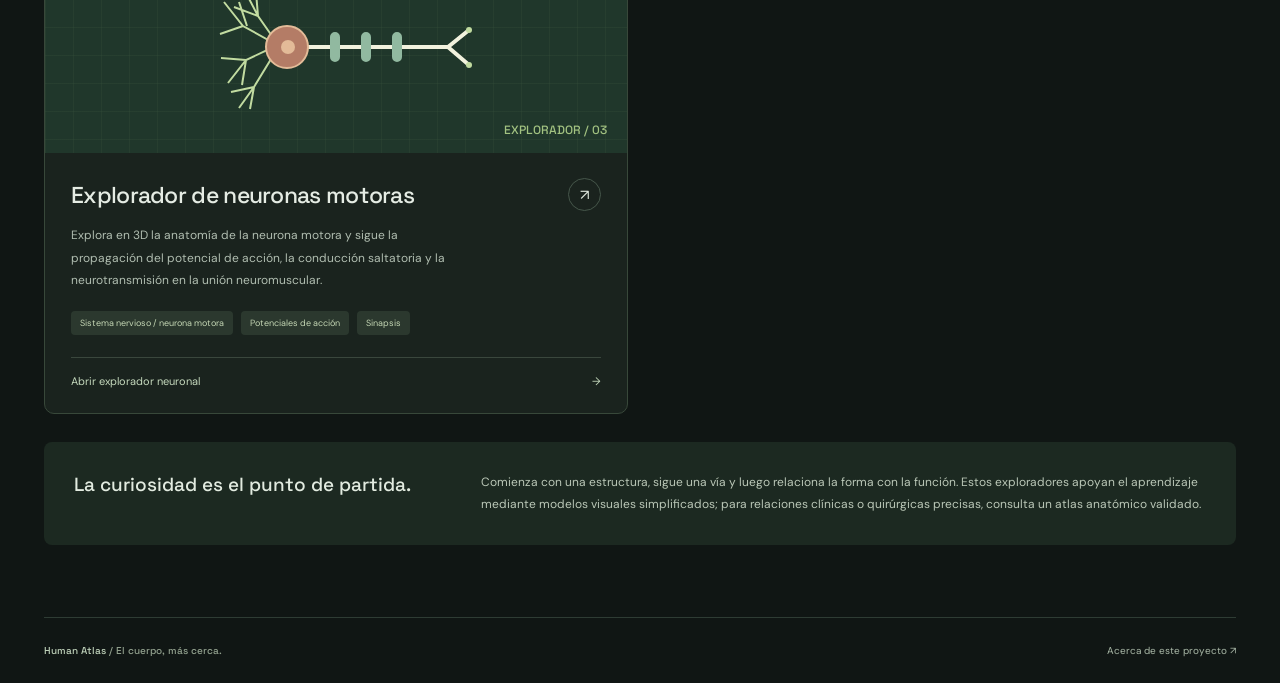
<file: index_es.html>
<!doctype html>
<html lang="es">
<head>
  <meta charset="utf-8">
  <meta name="viewport" content="width=device-width,initial-scale=1">
  <title>Human Atlas · Inicio en español</title>
  <script>
    const target = new URL("./index.html", window.location.href);
    target.searchParams.set("lang", "es");
    target.hash = window.location.hash;
    window.location.replace(target);
  </script>
  <noscript><meta http-equiv="refresh" content="0;url=./index.html?lang=es"></noscript>
</head>
<body><p>Abriendo Human Atlas en español…</p></body>
</html>
</file>
<file: style.css>
@font-face {
  font-family: 'DM Sans';
  font-style: normal;
  font-weight: 400;
  font-display: swap;
  src: url(./vendor/font-0.ttf) format('truetype');
}
@font-face {
  font-family: 'DM Sans';
  font-style: normal;
  font-weight: 500;
  font-display: swap;
  src: url(./vendor/font-1.ttf) format('truetype');
}
@font-face {
  font-family: 'DM Sans';
  font-style: normal;
  font-weight: 600;
  font-display: swap;
  src: url(./vendor/font-2.ttf) format('truetype');
}
@font-face {
  font-family: 'DM Sans';
  font-style: normal;
  font-weight: 700;
  font-display: swap;
  src: url(./vendor/font-3.ttf) format('truetype');
}
@font-face {
  font-family: 'Space Grotesk';
  font-style: normal;
  font-weight: 400;
  font-display: swap;
  src: url(./vendor/font-4.ttf) format('truetype');
}
@font-face {
  font-family: 'Space Grotesk';
  font-style: normal;
  font-weight: 500;
  font-display: swap;
  src: url(./vendor/font-5.ttf) format('truetype');
}
@font-face {
  font-family: 'Space Grotesk';
  font-style: normal;
  font-weight: 600;
  font-display: swap;
  src: url(./vendor/font-6.ttf) format('truetype');
}
@font-face {
  font-family: 'Space Grotesk';
  font-style: normal;
  font-weight: 700;
  font-display: swap;
  src: url(./vendor/font-7.ttf) format('truetype');
}

:root{color-scheme:dark;--bg:#111516;--panel:#171c1d;--line:#2a3031;--muted:#86918f;--text:#e9eeea;--accent:#d4ef8b;--red:#ee7273;--blue:#79acdd;--amber:#cdae79}*{box-sizing:border-box}body{margin:0;background:var(--bg);color:var(--text);font:13px 'DM Sans',Arial,sans-serif}button,input{font:inherit}button,a,input{-webkit-tap-highlight-color:transparent}button{cursor:pointer;color:inherit}button{border:0;background:none}button:hover{color:var(--accent)}button:focus-visible,a:focus-visible,input:focus-visible{outline:2px solid var(--accent);outline-offset:4px}a{color:inherit}button:disabled{opacity:.4;cursor:default}.app-header{height:80px;display:flex;align-items:center;justify-content:space-between;padding:0 28px;border-bottom:1px solid var(--line);gap:20px}.brand{display:flex;align-items:center;gap:12px;text-decoration:none;font:700 20px 'Space Grotesk',Arial;letter-spacing:-.7px}.brand-mark{border:1px solid #566343;color:var(--accent);width:36px;height:39px;display:grid;place-items:center;font-size:32px;border-radius:10px}.brand-light{font-weight:400;color:#a7b5ae}.brand small{display:block;font:8px 'DM Sans',Arial;letter-spacing:2px;margin-top:5px;color:var(--muted)}nav{display:flex;gap:7px;background:#1b2021;border:1px solid var(--line);padding:4px;border-radius:8px}.nav-btn{padding:10px 18px;font-size:12px;color:#9ba6a2;border-radius:5px}.nav-btn.active{background:#343c30;color:var(--accent)}.header-right{display:flex;gap:20px;align-items:center}.edition{font-size:9px;letter-spacing:1.5px;color:#89958c}.edition span{border:1px solid #454e3d;padding:4px;margin-left:6px;color:var(--accent)}.icon-btn{width:29px;height:29px;border:1px solid #414949;border-radius:50%;font-size:16px}.workspace{display:grid;grid-template-columns:250px minmax(300px,1fr) 310px;grid-template-rows:minmax(490px,calc(100dvh - 375px)) 294px;min-height:calc(100dvh - 80px)}.left-panel{background:#161b1c;border-right:1px solid var(--line);padding:23px 20px 0;display:flex;flex-direction:column;overflow:hidden}.panel-title{display:flex;align-items:center;justify-content:space-between;font-size:9px;font-weight:600;letter-spacing:1.5px;color:#b5c0ba}.panel-title .muted{font-size:8px;letter-spacing:.3px;color:#697770}.muted{color:var(--muted)}h1{font-size:19px;font-weight:500;line-height:1.4;letter-spacing:-.6px;margin:24px 0 10px}h1 span{color:#8c9991}.intro{font-size:11px;color:var(--muted);margin:0 0 27px;line-height:1.7}.section-head{font-size:9px;letter-spacing:1.5px;display:flex;justify-content:space-between;color:#b4c0b7}.section-head span{color:#65716a}.layers{margin-top:12px}.layers label{display:flex;align-items:center;gap:10px;position:relative;height:35px;cursor:pointer;font-size:11px;color:#bdc6c0}.layer-icon{width:16px;text-align:center;color:#7d8e80;font-size:17px}.layers input{position:absolute;right:0;opacity:0;width:32px;height:20px}.layers i{width:27px;height:15px;background:#343e39;border-radius:20px;margin-left:auto;position:relative;pointer-events:none}.layers i:after{content:'';position:absolute;width:9px;height:9px;left:3px;top:3px;border-radius:50%;background:#7e8c83;transition:.2s}.layers input:checked+i{background:#b4d575}.layers input:checked+i:after{transform:translateX(12px);background:#202719}.layers input:focus-visible+i{outline:2px solid var(--accent);outline-offset:3px}.opacity-row{display:flex;justify-content:space-between;font-size:10px;color:var(--muted);margin:15px 0 9px}.range{accent-color:var(--accent);width:100%;height:3px;cursor:pointer}.structures-head{margin:25px 0 12px}.search-wrap{display:flex;align-items:center;border:1px solid #323b36;border-radius:5px;padding:7px 8px;gap:8px}.search-wrap span{font-size:20px;color:#8c9a8d}.search-wrap input{min-width:0;width:100%;background:none;border:0;color:var(--text);font-size:11px;outline:none}.search-wrap input::placeholder{color:#718074}kbd{font:10px monospace;border:1px solid #435042;padding:2px 4px;border-radius:3px;color:#8e9d89}.structure-list{overflow-y:auto;min-height:90px;flex:1;margin:13px -8px 8px;padding:0 4px;scrollbar-width:thin;scrollbar-color:#384537 transparent}.group-title{padding:13px 8px 7px;font-size:9px;color:#74816f;text-transform:uppercase;letter-spacing:1px}.structure-btn{width:100%;display:flex;gap:9px;align-items:center;padding:9px 8px;text-align:left;border-radius:4px;font-size:11px;color:#b0bcb1}.structure-btn .mini-dot{width:5px;height:5px;flex-shrink:0;border-radius:50%;background:#536553}.structure-btn .structure-code{margin-left:auto;font-size:9px;color:#6c7b66}.structure-btn.active{background:#303a28;color:#d3e9b3}.structure-btn.active .mini-dot{background:var(--accent)}.sidebar-foot{padding:12px 0;display:flex;align-items:center;gap:7px;font-size:9px;color:#82937c;border-top:1px solid var(--line)}.sidebar-foot button{margin-left:auto;font-size:17px}.status-dot{display:inline-block;background:var(--accent);width:5px;height:5px;border-radius:50%;box-shadow:0 0 6px #cdeb7433}.center-panel{position:relative;overflow:hidden;background:radial-gradient(ellipse at 52% 48%,#293031 0,#181e20 42%,#121718 78%);min-width:0}.viewer-top{position:absolute;top:26px;left:26px;right:24px;display:flex;justify-content:space-between;z-index:2;pointer-events:none}.eyebrow{font-size:8px;letter-spacing:1.8px;color:#8c9b8d}.viewer-top h2{font:500 20px 'Space Grotesk',Arial;margin:8px 0}.viewer-top h2 span{font:10px 'DM Sans';color:#809084;display:block;margin-top:7px}.live-pill{display:flex;align-items:center;gap:6px;border:1px solid #3b453a;border-radius:4px;font-size:8px;letter-spacing:.9px;color:#b6c89e;height:25px;padding:0 9px}.live-pill .status-dot{width:4px;height:4px}#viewport{position:absolute;inset:0}#viewport canvas{position:relative;z-index:1;display:block;width:100%;height:100%;touch-action:none}.scene-grid{position:absolute;inset:0;opacity:.17;background-image:linear-gradient(#76857b13 1px,transparent 1px),linear-gradient(90deg,#76857b13 1px,transparent 1px);background-size:42px 42px;mask-image:radial-gradient(ellipse,black,transparent 75%)}#loading{position:absolute;inset:0;display:flex;align-items:center;justify-content:center;flex-direction:column;z-index:4;background:#182020;color:#a5b69c}.loader{height:30px;width:30px;border:1px solid #4f5b48;border-top-color:var(--accent);border-radius:50%;animation:spin 1s infinite linear}@keyframes spin{to{transform:rotate(360deg)}}#tooltip{display:none;position:absolute;z-index:5;background:#202921ed;border:1px solid #5c6c4b;padding:8px 11px;border-radius:5px;pointer-events:none;font-size:11px}#labels{position:absolute;inset:0;z-index:2;pointer-events:none}.anatomy-label{position:absolute;display:flex;align-items:center;gap:6px;color:#c0cac3;font-size:10px;white-space:nowrap;transform:translate(-50%,-50%);text-shadow:0 1px 6px #000}.anatomy-label:before{content:'';width:4px;height:4px;background:#b6c49f;border-radius:50%;box-shadow:0 0 0 3px #ffffff0a}.anatomy-label:after{content:'';position:absolute;top:7px;width:30px;height:1px;right:calc(100% + 5px);background:#9da98b55}.viewport-tools{position:absolute;z-index:3;top:124px;left:23px;display:flex;flex-direction:column;gap:7px}.tool-btn{width:33px;height:33px;border:1px solid #3b4640;border-radius:6px;background:#19201ec9;font-size:16px;position:relative;color:#acb9aa}.tool-btn.selected{background:#303c26;color:var(--accent);border-color:#566347}.tool-btn span{display:none;position:absolute;left:40px;top:3px;white-space:nowrap;font-size:10px;padding:7px;background:#283125;border:1px solid #485440;border-radius:4px}.tool-btn:hover span{display:block}.orientation{position:absolute;bottom:65px;right:23px;text-align:center;font:9px 'Space Grotesk';color:#788b78;line-height:1.6;pointer-events:none}.orientation div{display:flex;gap:10px;align-items:center}.orientation div span{font-size:20px;color:#acbd96}.orientation small{display:block;font-size:7px;letter-spacing:1.3px;margin-top:4px}.scene-bottom{position:absolute;bottom:36px;left:24px;right:24px;display:flex;justify-content:space-between;gap:12px;z-index:2;pointer-events:none}.flow-legend{display:flex;gap:16px;font-size:9px;color:#a3b1a6}.flow-legend span{display:flex;align-items:center;gap:6px}.dot{display:inline-block;width:5px;height:5px;border-radius:50%;flex-shrink:0}.blue{background:var(--blue)}.red{background:var(--red)}.lime{background:var(--accent)}.amber{background:var(--amber)}.gesture-hint{font-size:8px;color:#6e8174}.gesture-hint b{padding:0 4px}.model-note{position:absolute;bottom:13px;left:24px;font-size:7px;letter-spacing:1.3px;color:#62776a}.model-note span{margin:0 7px}.telemetry{padding:22px 23px;background:#191f20;border-left:1px solid var(--line);overflow-y:auto;scrollbar-width:thin;scrollbar-color:#3a453e transparent}.telemetry .panel-title{margin-bottom:22px}.telemetry .panel-title button{font-size:18px;color:#8c9b87}.detail-category{color:var(--accent);font-size:8px;letter-spacing:1.6px;display:flex;align-items:center;gap:7px}.detail-title{font:500 27px 'Space Grotesk',Arial;letter-spacing:-.8px;margin:9px 0 4px}.latin{font-size:11px;font-style:italic;color:#84967f;margin:0}.supply{display:flex;gap:8px;align-items:flex-start;font-size:10px;color:#a0b19a;line-height:1.6;margin:16px 0 20px}.supply span{font-size:14px;color:#a9c183}.detail-section{border-top:1px solid #303b31;padding-top:15px;margin-top:16px}.detail-section h3{font-size:9px;font-weight:500;letter-spacing:1.3px;color:#9dae98;margin:0 0 12px}.metrics{display:grid;grid-template-columns:1fr 1fr;gap:8px}.metric{padding:11px;background:#222a24;border:1px solid #34402f;border-radius:5px}.metric small{font-size:8px;color:#91a488;display:block}.metric b{display:block;font:500 24px 'Space Grotesk';margin-top:6px;letter-spacing:-.8px;color:#e2ead9}.metric b.compact{font-size:18px}.metric em{font:9px 'DM Sans';color:#8a9d7e;display:block;margin-top:3px}.metric-foot{font-size:9px;color:#7c8f73;line-height:1.6;margin:9px 0}.live-state{display:flex;justify-content:space-between;align-items:center;margin-bottom:9px}.live-state b{font-size:11px;font-weight:500;color:var(--accent)}.state-badge{font-size:7px;letter-spacing:1px;border:1px solid #49623a;border-radius:3px;padding:3px 5px;color:#a4c088}.phase-description{font-size:11px;color:#a1b19a;line-height:1.7;margin:0}.live-value{display:flex;justify-content:space-between;align-items:center;background:#202920;padding:10px;border-radius:4px;margin-top:10px;font-size:10px;color:#849c78}.live-value b{font:500 17px 'Space Grotesk';color:#cfdfbb}.clinical-title{display:flex;align-items:center;gap:8px;font-size:10px;color:#c9d6bd;margin:10px 0 6px}.clinical-title span{color:#8ea477}.clinical-copy{font-size:10px;line-height:1.7;color:#8e9f86;margin:0}.pearl{padding:11px;background:#242c22;border-left:2px solid #7c9560;border-radius:2px;margin-top:12px}.pearl span{font-size:8px;letter-spacing:1px;color:#bdd499}.pearl p{font-size:10px;line-height:1.6;color:#a5b697;margin:6px 0 0}.telemetry-footer{font-size:8px;color:#687d60;margin-top:20px}#reopen-drawer{position:absolute;right:20px;top:80px;z-index:6;border:1px solid #566347;background:#293323;padding:9px;border-radius:5px;color:var(--accent);font-size:10px}.workspace.drawer-closed{grid-template-columns:250px minmax(300px,1fr)}.drawer-closed .telemetry{display:none}.cycle-panel{grid-column:1/-1;border-top:1px solid #38412f;background:#151b18;padding:20px 27px 0;min-width:0}.cycle-heading{display:flex;align-items:center;gap:30px}.cycle-heading h2{font:500 18px 'Space Grotesk';margin:5px 0 0}.cycle-heading h2 span{font:10px 'DM Sans';color:#788e6d;margin-left:10px}.cycle-vitals{display:flex;gap:23px;margin-left:auto;color:#758b68;font-size:9px}.cycle-vitals span{display:flex;align-items:baseline;gap:5px}.cycle-vitals b{font:500 19px 'Space Grotesk';color:#b5cda1}.subtle-btn{font-size:9px;color:#7e946f;border:1px solid #35462d;border-radius:4px;padding:7px 10px}.subtle-btn[aria-pressed=true]{background:#344829;color:#d3edae}.chart-wrap{display:flex;gap:18px;height:147px;margin-top:12px;position:relative}.chart-keys{width:81px;flex-shrink:0;display:flex;flex-direction:column;justify-content:space-around;font-size:7px;letter-spacing:1px;color:#95a788}.chart-keys span{position:relative}.chart-keys i{width:4px;height:4px;display:inline-block;border-radius:50%;margin-left:5px}.chart-keys small{display:block;font-size:7px;color:#5c7451;letter-spacing:0;margin-top:4px}#chart-area{position:relative;flex:1;min-width:0;cursor:crosshair}#wiggers{width:100%;height:100%;display:block}#chart-cursor{position:absolute;top:0;bottom:12px;width:1px;background:#d2ec85;pointer-events:none;box-shadow:0 0 8px #c4ec6844}#chart-cursor span{position:absolute;top:-6px;left:4px;background:#cfeb8a;color:#28381a;font:8px monospace;padding:3px 4px;border-radius:2px;white-space:nowrap}.chart-legend{width:95px;padding-top:6px;display:flex;flex-direction:column;gap:10px;color:#8ca77b;font-size:8px}.chart-legend span{display:flex;align-items:center;gap:7px}.playback{display:flex;align-items:center;gap:18px;border-top:1px solid #2d3e26;padding-top:13px;margin-top:9px}.play-btn{background:var(--accent);border-radius:50%;color:#202b17;width:31px;height:31px;font-weight:bold;flex-shrink:0}.play-btn:hover{background:#e4fab2;color:#202b17}.speed-control{display:flex;gap:2px;background:#1d281b;border:1px solid #34432c;border-radius:5px;padding:3px}.speed-control button{font-size:9px;padding:5px 7px;border-radius:3px;color:#809572}.speed-control .active{background:#3a4b2e;color:#d9efb4}.playback-divider{height:23px;width:1px;background:#36452f}.phase-indicator{display:flex;gap:8px;align-items:center;width:177px;flex-shrink:0;font-size:10px;color:#b6cb9f}.phase-indicator b{font-weight:400}.timeline-time{font:10px monospace;color:#6b855e;white-space:nowrap}.timeline-time b{color:#b9d397;font-weight:400}.playback .icon-btn{border:0;color:#94ad7e;flex-shrink:0;font-size:15px}dialog{width:min(600px,90vw);max-height:85dvh;border:1px solid #536542;border-radius:12px;background:#1c251d;color:#c5d4ba;padding:28px;box-shadow:0 20px 100px #000a}dialog::backdrop{background:#080e0cbf;backdrop-filter:blur(7px)}.dialog-head{display:flex;align-items:center;justify-content:space-between}dialog h2{font:500 29px 'Space Grotesk';color:#e0edce}dialog h3{font-size:12px;color:var(--accent);margin-top:24px}dialog p,dialog li{font-size:12px;line-height:1.8}dialog a{color:#c8e99e}.shortcut-grid{display:grid;grid-template-columns:1fr 1fr;gap:12px;font-size:10px}.shortcut-grid kbd{margin-right:6px}.error-title{color:var(--accent)}.viewport-expanded{position:fixed!important;inset:0;z-index:50}.viewport-expanded .viewer-top{top:25px}@media(min-width:1600px){.workspace{grid-template-columns:280px minmax(300px,1fr) 340px}.left-panel{padding-left:25px;padding-right:25px}.telemetry{padding-left:28px;padding-right:28px}}@media(max-width:1150px){.workspace{grid-template-columns:215px minmax(300px,1fr) 260px}.left-panel{padding:20px 15px 0}.telemetry{padding:20px 17px}.header-right .edition{display:none}.gesture-hint{display:none}.viewer-top{left:22px;right:18px}.live-pill{font-size:0;width:18px;padding:6px}.viewer-top h2{font-size:18px}.detail-title{font-size:24px}.flow-legend{font-size:8px;gap:10px}.nav-btn{padding:9px 13px}.workspace.drawer-closed{grid-template-columns:215px 1fr}}@media(max-width:900px){.app-header{height:70px;padding:0 16px}.brand{font-size:17px}.brand small{font-size:6px}.brand-mark{width:29px;height:32px}.nav-btn{font-size:10px;padding:8px}.workspace{grid-template-columns:200px minmax(300px,1fr);grid-template-rows:580px 285px}.telemetry{position:absolute;top:158px;right:12px;width:245px;max-height:430px;z-index:10;border:1px solid #46523b;border-radius:8px;box-shadow:0 16px 35px #0007;background:#182219f5}.telemetry .panel-title{margin-bottom:12px}.workspace.drawer-closed{grid-template-columns:200px minmax(300px,1fr)}.cycle-panel{padding:18px 17px 0}.cycle-vitals{gap:12px}.cycle-heading{gap:12px}.phase-indicator{width:155px;font-size:9px}.playback{gap:10px}.chart-legend{width:76px}.chart-keys{width:64px}.cycle-heading h2 span{display:none}.header-right{gap:0}.telemetry .detail-title{font-size:22px}}@media(max-width:600px){.app-header{flex-wrap:wrap;height:112px;gap:9px;padding:14px 15px}.brand{flex:1}.app-header nav{order:3;width:100%;justify-content:space-between}.nav-btn{flex:1}.workspace,.workspace.drawer-closed{display:flex;flex-direction:column}.left-panel{order:2;padding:20px;max-height:480px;border-right:0;border-top:1px solid var(--line)}h1,.intro{display:none}.left-panel .panel-title{margin-bottom:20px}.layers{display:grid;grid-template-columns:1fr 1fr;gap:0 16px}.layers label{font-size:10px}.structure-list{height:180px;flex:none}.center-panel{height:520px;order:0}.telemetry{top:202px;right:10px;max-height:395px;width:238px}.cycle-panel{order:1;padding:16px 12px;height:300px}.cycle-heading .eyebrow{font-size:7px}.cycle-heading h2{font-size:16px}.cycle-vitals{gap:8px}.cycle-vitals span{display:block;font-size:7px}.cycle-vitals b{font-size:15px;display:block}.cycle-heading .subtle-btn{font-size:7px;padding:5px;max-width:50px}.chart-wrap{gap:7px;height:150px}.chart-legend{display:none}.chart-keys{width:57px;font-size:6px}.playback{flex-wrap:wrap;gap:9px}.playback-divider{display:none}.phase-indicator{width:auto;margin-left:auto}.playback .range{order:5;flex:1;min-width:60%}.timeline-time{order:6;font-size:9px}.playback .icon-btn{display:none}.speed-control button{padding:4px 6px}.viewer-top{top:23px}.orientation{bottom:70px}.flow-legend{font-size:9px}.model-note{font-size:6px}.sidebar-foot{margin-top:10px}.shortcut-grid{grid-template-columns:1fr}.viewport-tools{left:18px}}
@media(prefers-reduced-motion:reduce){*{scroll-behavior:auto!important}.loader{animation:none}}

[hidden]{display:none!important}
</file>
